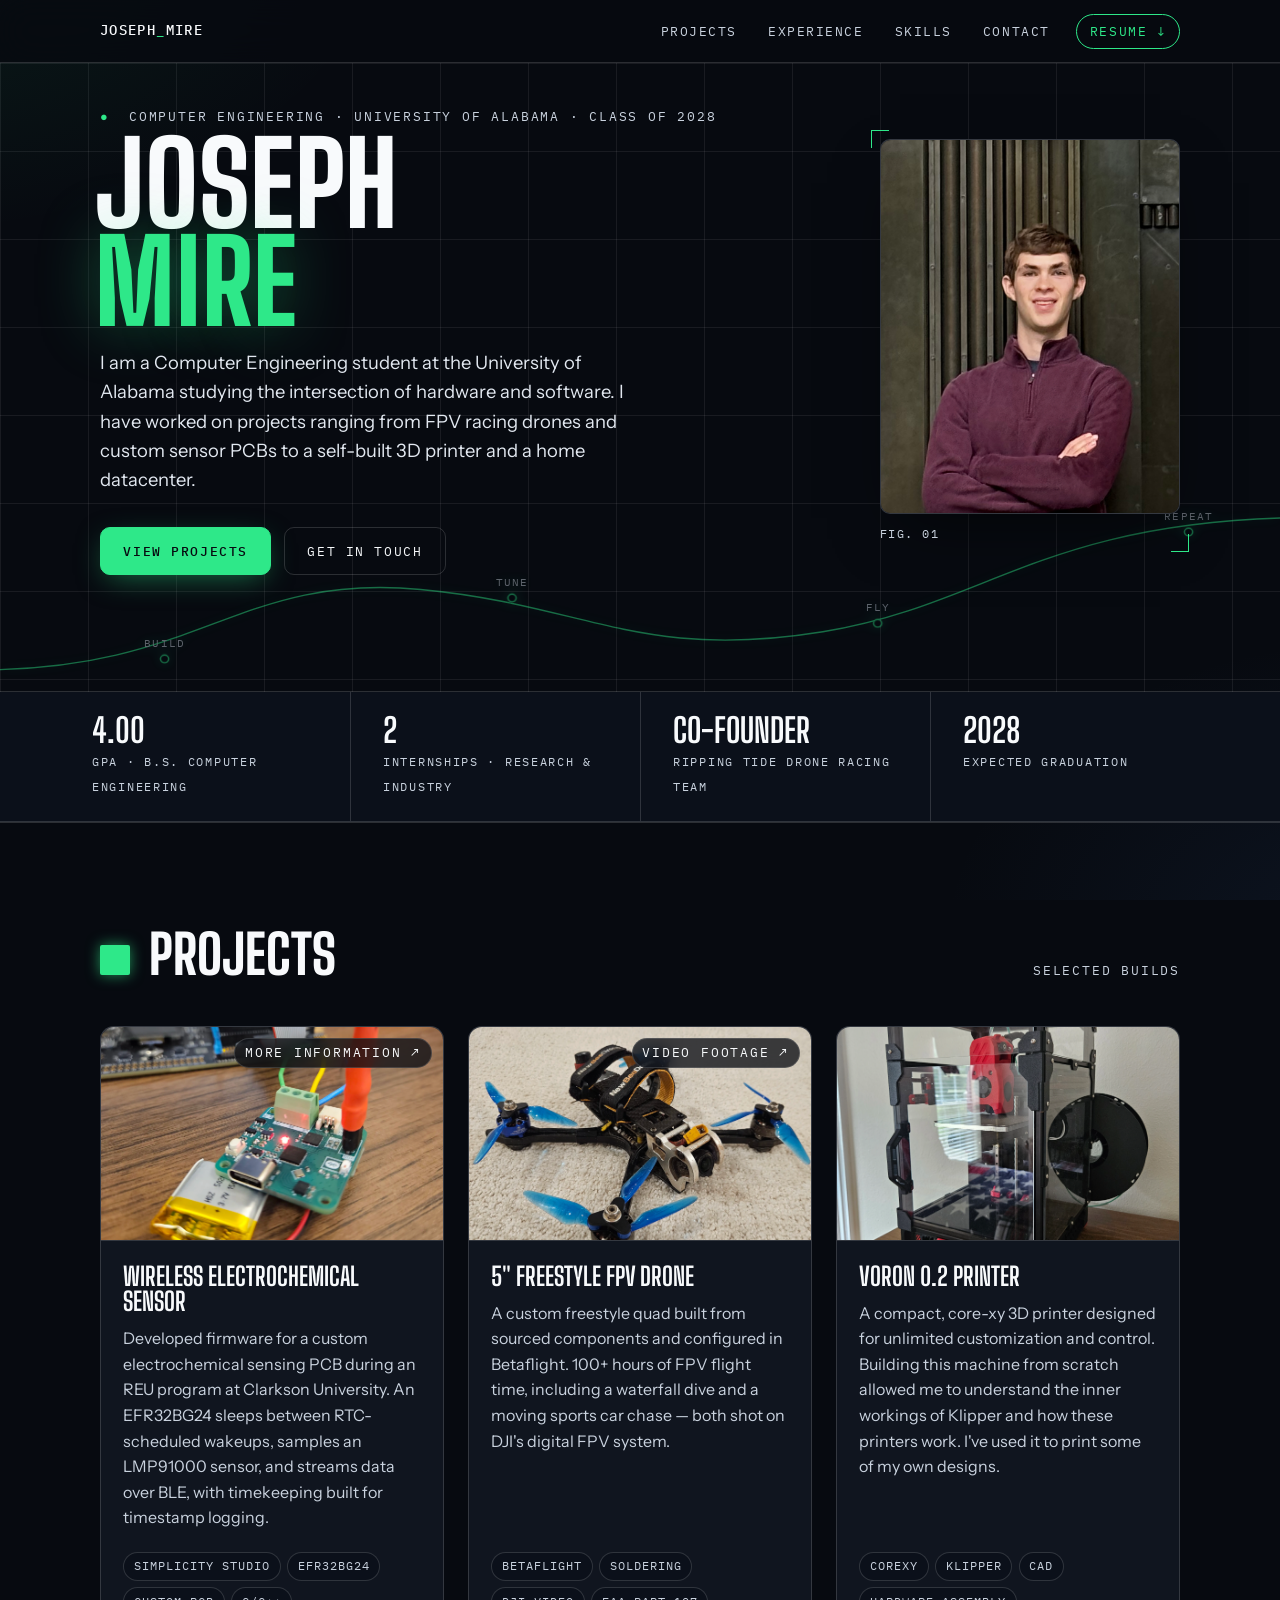
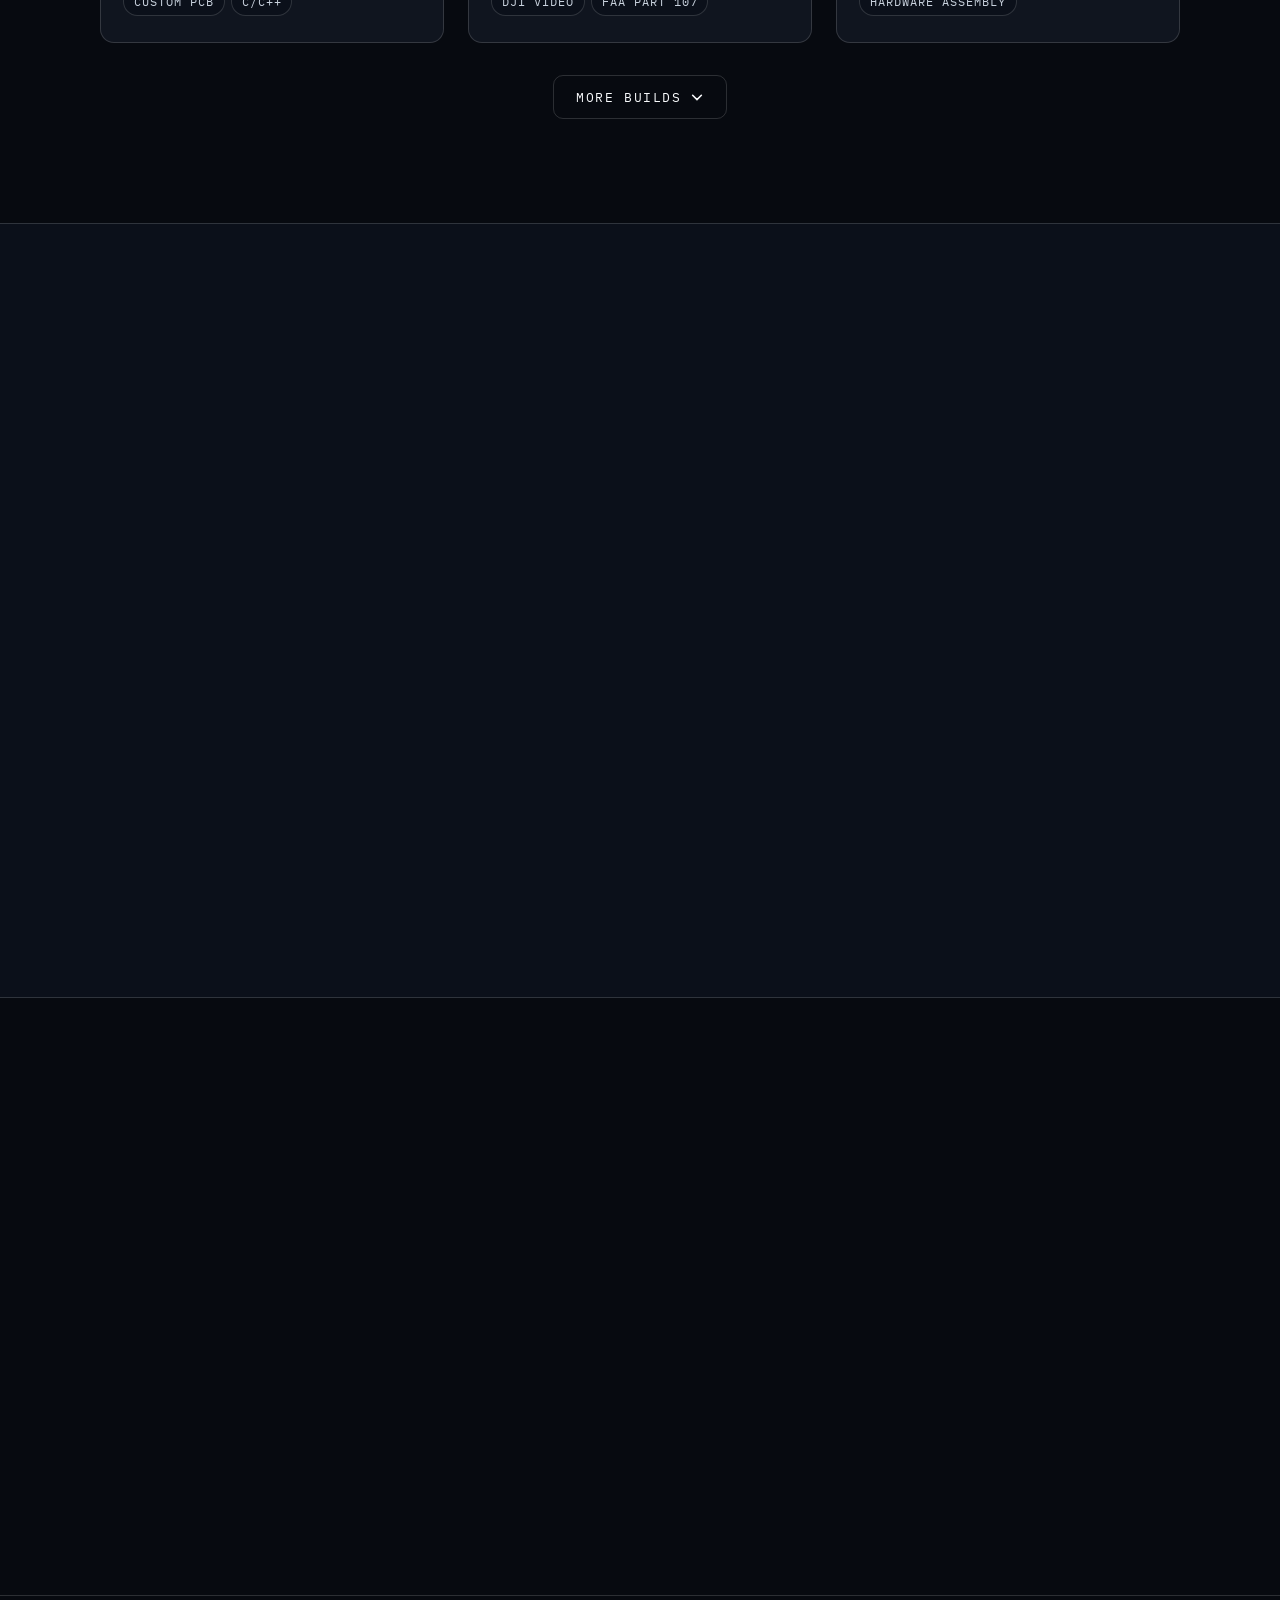
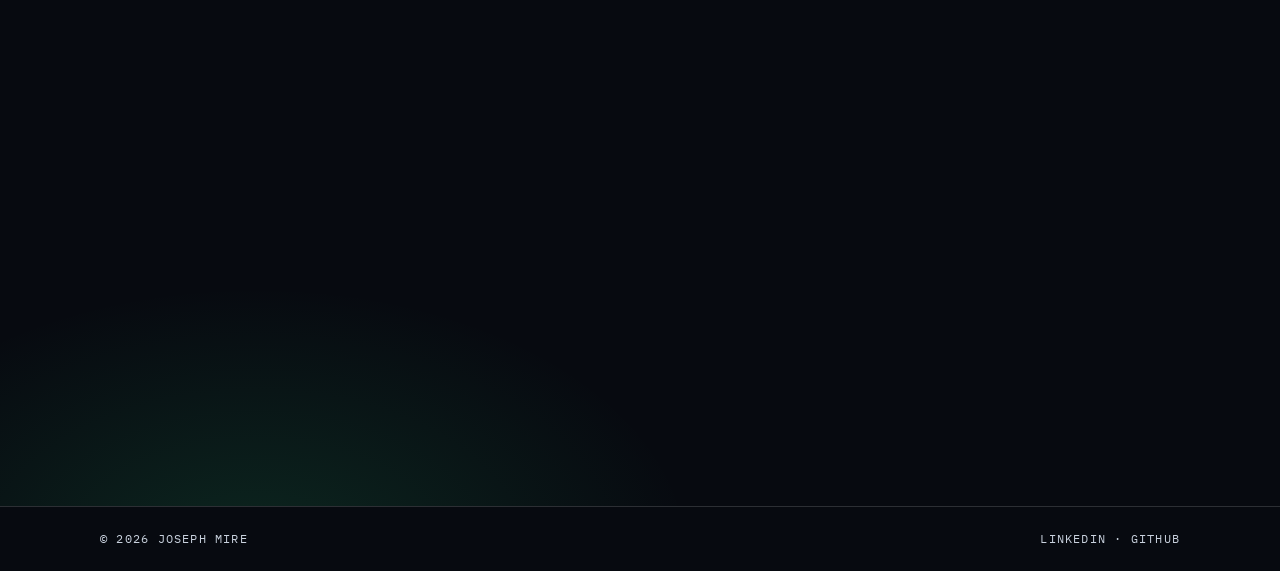
<file: index.html>
<!DOCTYPE html>
<html lang="en">
<head>
<meta charset="UTF-8" />
<meta name="viewport" content="width=device-width, initial-scale=1.0" />
<title>Joseph Mire</title>
<meta name="description" content="Joseph Mire — Computer Engineering student at the University of Alabama. FPV drones, embedded systems, and homelab infrastructure." />
<link rel="preconnect" href="https://fonts.googleapis.com">
<link rel="preconnect" href="https://fonts.gstatic.com" crossorigin>
<link href="https://fonts.googleapis.com/css2?family=Big+Shoulders+Display:wght@500;600;700;800&family=Instrument+Sans:ital,wght@0,400;0,500;0,600;1,400&family=IBM+Plex+Mono:wght@400;500&display=swap" rel="stylesheet">
<link rel="stylesheet" href="css/style.css" />
<link rel="icon" href="data:image/svg+xml,<svg xmlns=%22http://www.w3.org/2000/svg%22 viewBox=%220 0 100 100%22><rect width=%22100%22 height=%22100%22 rx=%2212%22 fill=%22%23181C20%22/><text y=%2270%22 x=%2250%22 font-family=%22Arial Narrow, sans-serif%22 font-weight=%22800%22 font-size=%2250%22 fill=%22%232EE889%22 text-anchor=%22middle%22>JM</text></svg>">
</head>
<body>

<!-- ── Nav ── -->
<header>
  <nav class="nav" aria-label="Main">
    <input type="checkbox" id="nav-toggle" aria-hidden="true" />
    <a class="brand" href="#top">JOSEPH<em>_</em>MIRE</a>
    <label class="nav-burger" for="nav-toggle" aria-label="Menu"><span></span></label>
    <ul class="nav-links">
      <li><a href="#projects">Projects</a></li>
      <li><a href="#experience">Experience</a></li>
      <li><a href="#skills">Skills</a></li>
      <li><a href="#contact">Contact</a></li>
      <li><a class="nav-cta" href="resume.pdf" download>Resume ↓</a></li>
    </ul>
  </nav>
</header>

<!-- ── Hero ── -->
<section class="hero" id="top">
  <div class="wrap hero-inner">
    <div>
      <p class="tag stage d1"><b>●</b>&nbsp; Computer Engineering · University of Alabama · Class of 2028</p>

      <!-- The name is the headline -->
      <h1>
        <span class="first stage d2">Joseph</span>
        <span class="last stage d3">Mire</span>
      </h1>

      <p class="lede stage d5">
        I am a Computer Engineering student at the University of Alabama studying 
        the intersection of hardware and software. I have worked on projects ranging from FPV racing drones
        and custom sensor PCBs to a self-built 3D printer and a home datacenter.
      </p>
      <div class="hero-btns stage d6">
        <a class="btn btn-solid" href="#projects">View projects</a>
        <a class="btn btn-ghost" href="#contact">Get in touch</a>
      </div>
    </div>

    <!-- Drop profile.jpg into images/ — the frame is already set up -->
    <figure class="plate">
      <img src="images/profile.jpg" alt="Joseph Mire" />
      <figcaption><span>fig. 01</span></figcaption>
    </figure>
  </div>

  <!-- signature: flight path draws itself on load -->
  <svg class="flight" viewBox="0 0 1400 260" preserveAspectRatio="none" aria-hidden="true">
    <path class="trace" d="M -20 235 C 220 235 260 120 460 140 C 640 158 700 225 900 190 C 1080 158 1140 60 1420 55" />
    <circle class="wp w1" cx="180" cy="222" r="4.5"/>
    <text class="w1" x="180" y="208" text-anchor="middle">BUILD</text>
    <circle class="wp w2" cx="560" cy="150" r="4.5"/>
    <text class="w2" x="560" y="136" text-anchor="middle">TUNE</text>
    <circle class="wp w3" cx="960" cy="180" r="4.5"/>
    <text class="w3" x="960" y="166" text-anchor="middle">FLY</text>
    <circle class="wp w4" cx="1300" cy="72" r="4.5"/>
    <text class="w4" x="1300" y="58" text-anchor="middle">REPEAT</text>
  </svg>
</section>

<!-- ── Spec strip ── -->
<div class="spec">
  <div class="spec-inner">
    <div class="spec-item reveal"><strong>4.00</strong><span>GPA · B.S. Computer Engineering</span></div>
    <div class="spec-item reveal"><strong>2</strong><span>Internships · Research &amp; Industry</span></div>
    <div class="spec-item reveal"><strong>Co-Founder</strong><span>Ripping Tide Drone Racing Team</span></div>
    <div class="spec-item reveal"><strong>2028</strong><span>Expected Graduation</span></div>
  </div>
</div>

<!-- ── Projects ── -->
<section class="projects" id="projects">
  <div class="wrap">
    <div class="sec-head reveal">
      <h2>Projects</h2>
      <p class="tag">Selected Builds</p>
    </div>
    <div class="proj-grid">

      <article class="proj reveal">
        <div class="proj-img">
          <a class="proj-link" href="projects/sensor.html"
            aria-label="View project overview, report, and poster">
            More Information ↗
          </a>
          <img src="images/potentiostat.webp" alt="Potentiostat PCB" />
        </div>
        <div class="proj-body">
          <h3>Wireless Electrochemical Sensor</h3>
          <p>
            Developed firmware for a custom electrochemical sensing PCB during an
            REU program at Clarkson University. An EFR32BG24 sleeps between RTC-scheduled wakeups, samples an
            LMP91000 sensor, and streams data over BLE, with timekeeping built for timestamp logging.
          </p>
          <div class="chips">
            <span class="chip">Simplicity Studio</span><span class="chip">EFR32BG24</span>
            <span class="chip">Custom PCB</span><span class="chip">C/C++</span>
          </div>
        </div>
      </article>

      <article class="proj reveal">
        <div class="proj-img">
          <a class="proj-link" href="https://youtu.be/SDRGi0zWlUs"
            target="_blank" rel="noopener" aria-label="View waterfall video">
            Video Footage ↗
          </a>
          <img src="images/drone.webp" alt="Custom 5-inch freestyle FPV drone" />
        </div>
        <div class="proj-body">
          <h3>5″ Freestyle FPV Drone</h3>
          <p>
            A custom freestyle quad built from sourced components and 
            configured in Betaflight. 100+ hours of FPV flight time, including a waterfall dive
            and a moving sports car chase — both shot on DJI's digital FPV system.
          </p>
          <div class="chips">
            <span class="chip">Betaflight</span><span class="chip">Soldering</span>
            <span class="chip">DJI Video</span><span class="chip">FAA Part 107</span>
          </div>
        </div>
      </article>

      <article class="proj reveal">
        <div class="proj-img">
          <img src="images/voron.webp" alt="Voron 0.2 3D printer" />
        </div>
        <div class="proj-body">
          <h3>Voron 0.2 Printer</h3>
          <p>
            A compact, core-xy 3D printer designed for unlimited customization and control. Building this machine from scratch allowed me to understand the inner workings of Klipper and how these printers work. I've used it to print some of my own designs.
          </p>
          <div class="chips">
            <span class="chip">CoreXY</span><span class="chip">Klipper</span>
            <span class="chip">CAD</span><span class="chip">Hardware Assembly</span>
          </div>
        </div>
      </article>

    </div>

    <div class="proj-more" id="more-projects">
      <div class="proj-more-inner">
        <div class="proj-grid">
          <!-- your extra project cards here, same <article class="proj reveal"> markup -->

          <article class="proj reveal">
            <div class="proj-img">
              <img src="images/proxmox.webp" alt="Proxmox homelab dashboard" />
            </div>
            <div class="proj-body">
              <h3>Proxmox Homelab</h3>
              <p>
                A bare-metal hypervisor server used to host various services including Immich, Home Assistant, and Twingate. Maintaining and configuring this server significantly increased my knowledge and interest in computer networking as well as the robust capabilities that these virtualized environments provide.
              </p>
              <div class="chips">
                <span class="chip">Proxmox VE</span><span class="chip">LXC</span>
                <span class="chip">Networking</span><span class="chip">Twingate</span><span class="chip">Cloudflared</span>
              </div>
            </div>
          </article>

          <article class="proj reveal">
            <div class="proj-img">
              <img src="images/race_drone.webp" alt="Race Drone" />
            </div>
            <div class="proj-body">
              <h3>Racing FPV Drone</h3>
              <p>
                A custom 5-inch racing quad engineered for the Collegiate Drone Racing Competition in Tulsa.
                Optimized for low-latency responsiveness using the HDZero video system and an advanced race tune.
              </p>
              <div class="chips">
                <span class="chip">FPV Racing</span><span class="chip">Soldering</span>
                <span class="chip">HDZero</span><span class="chip">FAA Part 107</span>
              </div>
            </div>
          </article>

        </div>
      </div>
    </div>

    <button class="btn btn-ghost more-btn" aria-expanded="false" aria-controls="more-projects">
      <span>More builds</span>
      <svg width="14" height="14" viewBox="0 0 16 16" fill="none" aria-hidden="true">
        <path d="M3 6l5 5 5-5" stroke="currentColor" stroke-width="1.8" stroke-linecap="round"/>
      </svg>
    </button>
  </div>
</section>

<!-- ── Experience ── -->
<section class="xp" id="experience">
  <div class="wrap">
    <div class="sec-head reveal">
      <h2>Experience</h2>
      <p class="tag">Research · leadership · work</p>
    </div>
    <div class="xp-grid">

      <div class="reveal">
        <h3>// Experience</h3>
        <div class="xp-item">
          <h4>REU Sensor Researcher — Clarkson University</h4>
          <p class="meta">May 2026 – Jul 2026</p>
          <p>Developed a power efficient firmware for a custom PCB featuring an LMP91000 sensor, as part of a Research Experience for
          Undergraduates program.</p>
        </div>
        <div class="xp-item">
          <h4>Athletics Security Intern — Andy Frain Services</h4>
          <p class="meta">Sept 2025 – Present</p>
          <p>Manage the access-control credential system for Bryant-Denny Stadium
          (100k+ capacity). Set up metal detectors and bike racks in anticipation of game day.</p>
        </div>
        <div class="xp-item">
          <h4>Drone Light Show Volunteer — Pixis Drones</h4>
          <p class="meta">Oct 2024</p>
          <p>Participated in calibrating, placing, and inserting batteries for 500 light-show drones.</p>
        </div>
      </div>

      <div class="reveal">
        <h3>// Leadership &amp; Education</h3>
        <div class="xp-item">
          <h4><a href="https://news.eng.ua.edu/2026/02/meet-the-styslinger-college-of-engineerings-newest-student-organizations/#attachment_11244" target="_blank" rel="noopener">Co-Founder — Ripping Tide Drone Racing ↗</a></h4>
          <p class="meta">Re-established 2025 · President 2025–26 · VP 2026–present</p>
          <p>Co-founded UA's official drone racing team to foster campus interest in FPV flight and engineering. Teach students how to build, program, and fly competitive drones while practicing efficient flying techniques.</p>
        </div>
        <div class="xp-item">
          <h4>B.S. Computer Engineering — University of Alabama</h4>
          <p class="meta">2024 – 2028 · GPA 4.00 · Minors: Math, CS</p>
          <p>Coursework: Digital Logic, Microcomputers, Electric Circuits</p>
        </div>
        <div class="xp-item">
          <h4>Saint Paul's School</h4>
          <p class="meta">2020 – 2024</p>
          <p>Valedictorian · National Merit Finalist</p>
        </div>
      </div>

    </div>
  </div>
</section>

<!-- ── Skills ── -->
<section id="skills">
  <div class="wrap">
    <div class="sec-head reveal">
      <h2>Skills</h2>
      <p class="tag">Hardware · software</p>
    </div>
    <div class="skills-grid reveal">
      <div class="skill-cell">
        <h3>// Programming</h3>
        <ul><li>Python</li><li>C++</li><li>Java</li><li>Arduino</li></ul>
      </div>
      <div class="skill-cell">
        <h3>// Drones &amp; Flight</h3>
        <ul><li>FAA Part 107</li><li>Betaflight</li><li>FPV Piloting</li><li>DJI Systems</li></ul>
      </div>
      <div class="skill-cell">
        <h3>// Electronics &amp; Fabrication</h3>
        <ul><li>Soldering</li><li>PCB Work</li><li>3D Printing</li><li>CAD</li></ul>
      </div>
      <div class="skill-cell">
        <h3>// Systems &amp; Infrastructure</h3>
        <ul><li>Proxmox VE</li><li>Linux</li><li>Networking</li><li>Home Assistant</li></ul>
      </div>
    </div>
  </div>
</section>

<!-- ── Contact ── -->
<section class="contact" id="contact">
  <div class="wrap reveal">
    <h2>Let's<br><span>connect.</span></h2>
    <p>Open to internships, research collaborations, and interesting
    conversations.</p>
    <div class="contact-row">
      <a class="btn btn-solid" href="mailto:jmmire@crimson.ua.edu">jmmire@crimson.ua.edu</a>
      <a class="btn btn-ghost" href="https://www.linkedin.com/in/joseph-mire/" target="_blank" rel="noopener">LinkedIn ↗</a>
      <a class="btn btn-ghost" href="https://github.com/jmmire1" target="_blank" rel="noopener">GitHub ↗</a>
    </div>
  </div>
</section>

<footer>
  <div class="wrap foot">
    <span>© 2026 Joseph Mire</span>
    <span><a href="https://www.linkedin.com/in/joseph-mire/" target="_blank" rel="noopener">LinkedIn</a> · <a href="https://github.com/jmmire1" target="_blank" rel="noopener">GitHub</a></span>
  </div>
</footer>

<script src="js/main.js"></script>
</body>
</html>
</file>
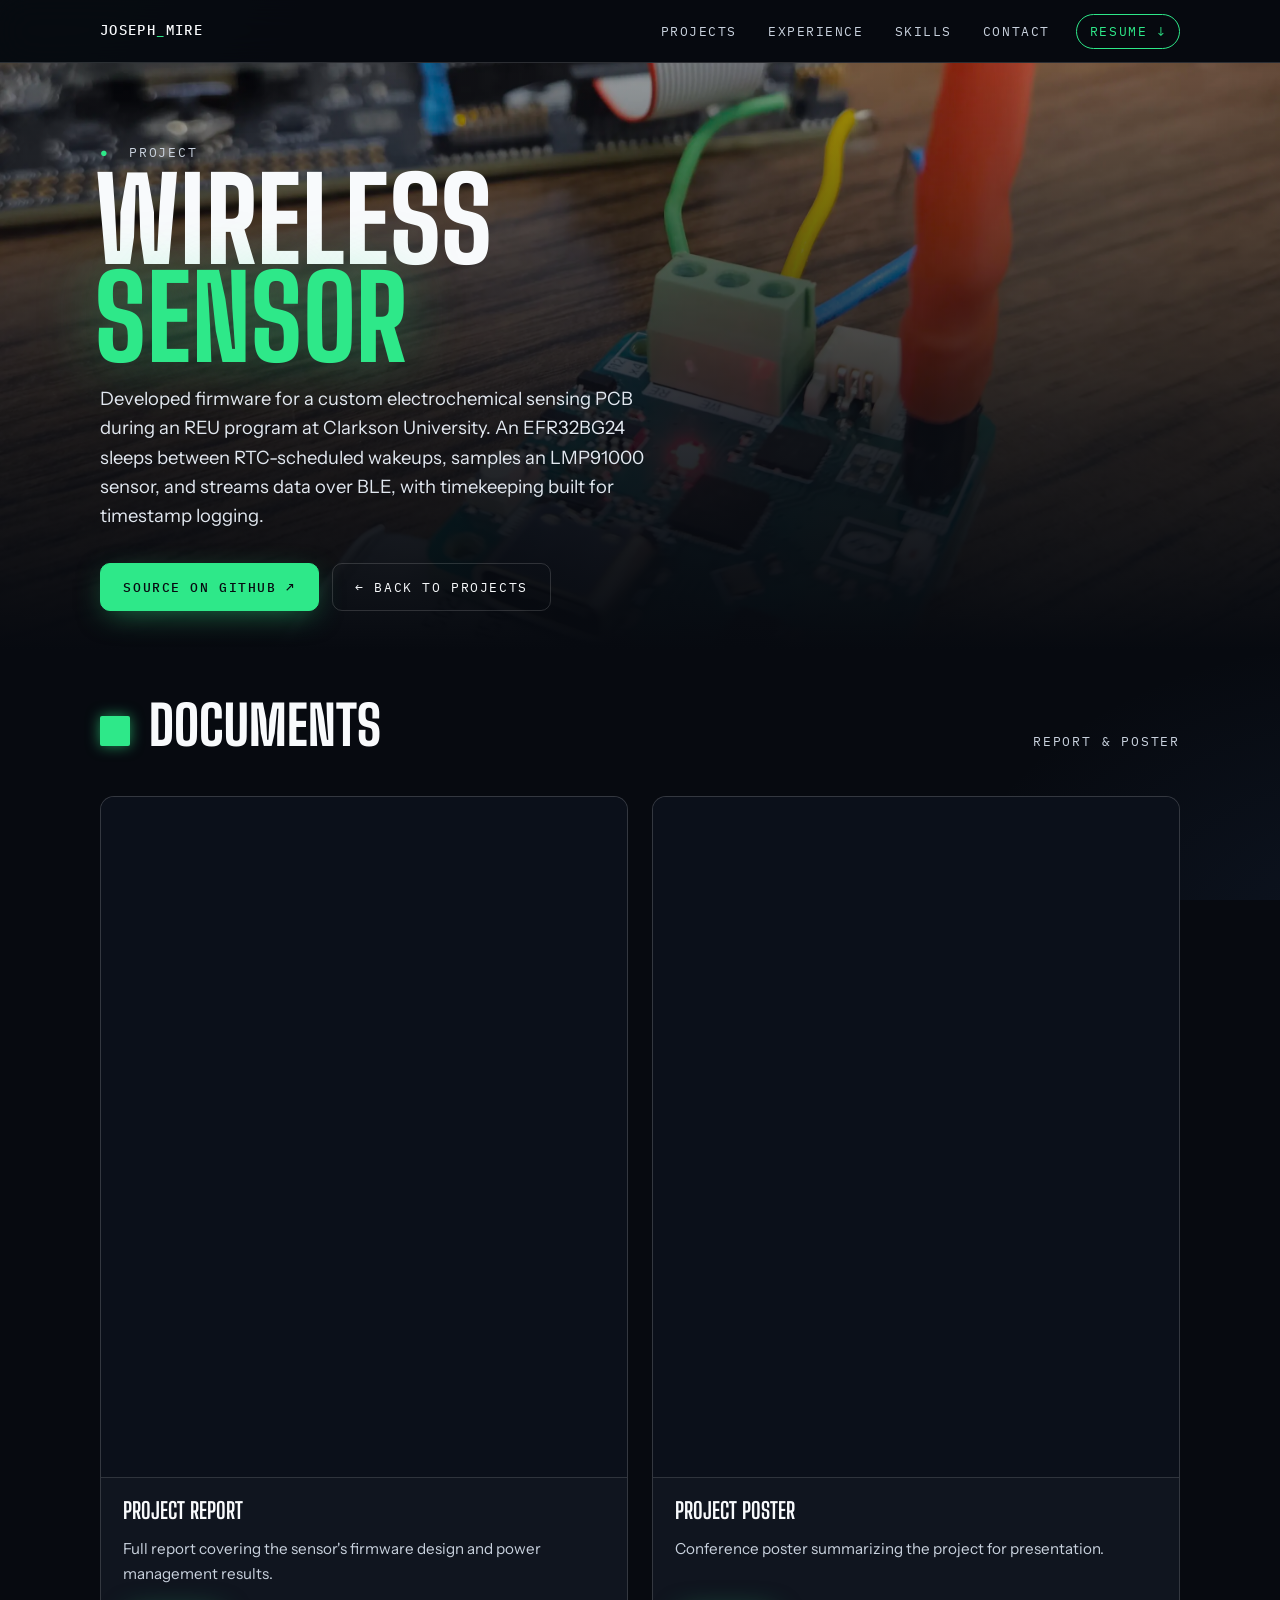
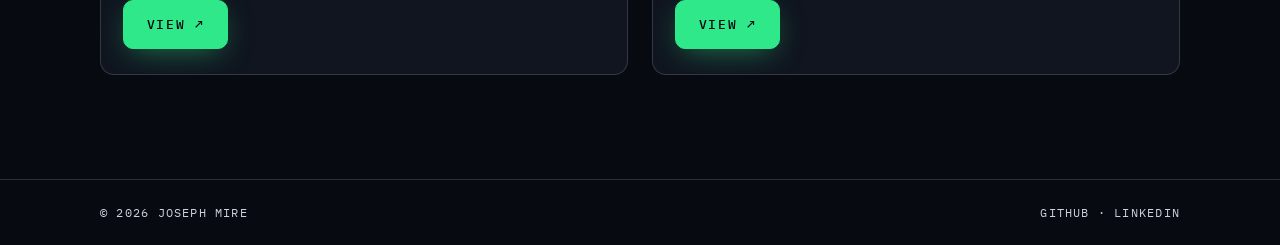
<file: projects/sensor.html>
<!DOCTYPE html>
<html lang="en">
<head>
<meta charset="UTF-8" />
<meta name="viewport" content="width=device-width, initial-scale=1.0" />
<title>Joseph Mire - Wireless Electrochemical Sensor</title>
<meta name="description" content="Wireless Electrochemical Sensor — firmware for a custom potentiostat PCB, developed during an REU program at Clarkson University." />
<link rel="preconnect" href="https://fonts.googleapis.com">
<link rel="preconnect" href="https://fonts.gstatic.com" crossorigin>
<link href="https://fonts.googleapis.com/css2?family=Big+Shoulders+Display:wght@500;600;700;800&family=Instrument+Sans:ital,wght@0,400;0,500;0,600;1,400&family=IBM+Plex+Mono:wght@400;500&display=swap" rel="stylesheet">
<link rel="stylesheet" href="../css/style.css" />
<link rel="icon" href="data:image/svg+xml,<svg xmlns=%22http://www.w3.org/2000/svg%22 viewBox=%220 0 100 100%22><rect width=%22100%22 height=%22100%22 rx=%2212%22 fill=%22%23181C20%22/><text y=%2270%22 x=%2250%22 font-family=%22Arial Narrow, sans-serif%22 font-weight=%22800%22 font-size=%2250%22 fill=%22%232EE889%22 text-anchor=%22middle%22>JM</text></svg>">
</head>
<body>

<!-- ── Nav ── -->
<header>
  <nav class="nav" aria-label="Main">
    <input type="checkbox" id="nav-toggle" aria-hidden="true" />
    <a class="brand" href="../index.html#top">JOSEPH<em>_</em>MIRE</a>
    <label class="nav-burger" for="nav-toggle" aria-label="Menu"><span></span></label>
    <ul class="nav-links">
      <li><a href="../index.html#projects">Projects</a></li>
      <li><a href="../index.html#experience">Experience</a></li>
      <li><a href="../index.html#skills">Skills</a></li>
      <li><a href="../index.html#contact">Contact</a></li>
      <li><a class="nav-cta" href="../resume.pdf" download>Resume ↓</a></li>
    </ul>
  </nav>
</header>

<!-- ── Project Hero ── -->
<section class="hero sensor-hero" id="top">
  <div class="wrap sensor-hero-inner">
    <p class="tag stage d1"><b>●</b>&nbsp; Project</p>
    <h1>
      <span class="first stage d2">Wireless</span>
      <span class="last stage d3">Sensor</span>
    </h1>
    <p class="lede stage d5">
      Developed firmware for a custom electrochemical sensing PCB during an REU program at Clarkson University. 
      An EFR32BG24 sleeps between RTC-scheduled wakeups, samples an LMP91000 sensor, and streams 
      data over BLE, with timekeeping built for timestamp logging.
    </p>
    <div class="hero-btns stage d6">
      <a class="btn btn-solid" href="https://github.com/sigmondkukla/lmp91000" target="_blank" rel="noopener">Source on GitHub ↗</a>
      <a class="btn btn-ghost" href="../index.html#projects">← Back to projects</a>
    </div>
  </div>
</section>

<!-- ── Documents ── -->
<section class="projects" id="documents">
  <div class="wrap">
    <div class="sec-head reveal">
      <h2>Documents</h2>
      <p class="tag">Report &amp; poster</p>
    </div>
    <div class="doc-grid">

      <article class="doc-card reveal">
        <iframe class="doc-frame" src="sensor/power_management_report.pdf" title="Project report preview"></iframe>
        <div class="doc-body">
          <h3>Project Report</h3>
          <p>Full report covering the sensor's firmware design and power management results.</p>
          <div class="doc-btns">
            <a class="btn btn-solid" href="sensor/power_management_report.pdf" target="_blank" rel="noopener">View ↗</a>
          </div>
        </div>
      </article>

      <article class="doc-card reveal">
        <iframe class="doc-frame" src="sensor/power_management_presentation.pdf" title="Project poster preview"></iframe>
        <div class="doc-body">
          <h3>Project Poster</h3>
          <p>Conference poster summarizing the project for presentation.</p>
          <div class="doc-btns">
            <a class="btn btn-solid" href="sensor/power_management_presentation.pdf" target="_blank" rel="noopener">View ↗</a>
          </div>
        </div>
      </article>

    </div>
  </div>
</section>

<!-- ── Footer ── -->
<footer>
  <div class="wrap foot">
    <span>© 2026 Joseph Mire</span>
    <span><a href="https://github.com/jmmire1" target="_blank" rel="noopener">GitHub</a> · <a href="https://www.linkedin.com/in/joseph-mire/" target="_blank" rel="noopener">LinkedIn</a></span>
  </div>
</footer>

<script src="../js/main.js"></script>
</body>
</html>
</file>
<file: css/style.css>
/* ============================================================
   JOSEPH MIRE — night-flight portfolio (green)
   Deep blue-black + flight-test orange · engineering telemetry
   Files:  index.html · css/style.css · js/main.js
   ============================================================ */
:root{
  --bg:#070A10;          /* deep night-sky blue-black */
  --bg-soft:#0B101A;
  --card:#10151F;
  --card-2:#141A26;
  --ink:#F8FAFC;          /* primary text */
  --ink-2:#E2E8F0;
  --muted:#C9D2DE;
  --line:rgba(255,255,255,.15);
  --line-soft:rgba(255,255,255,.07);
  --green:#2EE889;       /* signal green */
  --green-glow:rgba(46,232,137,.14);
  --green-soft:rgba(46,232,137,.08);
  --radius:10px;
  --display:'Big Shoulders Display','Arial Narrow',sans-serif;
  --body:'Instrument Sans',system-ui,sans-serif;
  --mono:'IBM Plex Mono','Courier New',monospace;
  --max:1160px;
  --ease:cubic-bezier(.22,.9,.3,1);
}
*,*::before,*::after{box-sizing:border-box;margin:0;padding:0}
html{scroll-behavior:smooth}
html,body{overflow-x:clip}
body{
  font-family:var(--body);
  color:var(--ink);
  line-height:1.6;
  -webkit-font-smoothing:antialiased;
  /* ambient glows: green status-light top-left, cool night bottom-right */
  background:
    radial-gradient(52rem 34rem at -8% -10%, rgba(46,232,137,.09), transparent 60%),
    radial-gradient(46rem 32rem at 108% 105%, rgba(56,96,160,.12), transparent 60%),
    var(--bg);
  background-attachment:fixed;
}
img{max-width:100%;display:block}
a{color:inherit;text-decoration:none}
::selection{background:var(--green);color:var(--bg)}

.wrap{max-width:var(--max);margin:0 auto;padding:0 clamp(1.1rem,4vw,2.5rem)}

/* mono utility label */
.tag{
  font-family:var(--mono);font-size:.8rem;letter-spacing:.14em;
  text-transform:uppercase;color:var(--muted);
}
.tag b{color:var(--green);font-weight:500}

/* ── Nav ─────────────────────────────────────────────────── */
header{
  position:sticky;top:0;z-index:50;
  background:rgba(7,10,16,.78);
  backdrop-filter:blur(16px);
  border-bottom:1px solid var(--line);
  animation:navDrop .7s var(--ease) both;
}
@keyframes navDrop{from{transform:translateY(-100%)}to{transform:translateY(0)}}
.nav{
  display:flex;align-items:center;justify-content:space-between;
  height:3.9rem;max-width:var(--max);margin:0 auto;
  padding:0 clamp(1.1rem,4vw,2.5rem);
}
.brand{font-family:var(--mono);font-size:.85rem;letter-spacing:.1em;font-weight:500;color:var(--ink)}
.brand em{font-style:normal;color:var(--green)}
.nav-links{display:flex;gap:.35rem;align-items:center;list-style:none}
.nav-links a{
  font-family:var(--mono);font-size:.8rem;letter-spacing:.12em;
  text-transform:uppercase;color:var(--muted);
  padding:.5rem .8rem;border-radius:999px;
  transition:color .2s,background .2s;
}
.nav-links a:hover{color:var(--ink);background:rgba(160,175,200,.14)}
.nav-cta{
  border:1px solid var(--green);color:var(--green)!important;
  border-radius:999px!important;margin-left:.5rem;
  transition:all .2s;
}
.nav-cta:hover{background:var(--green);color:var(--bg)!important;box-shadow:0 0 22px var(--green-glow)}
@media (max-width:680px){ .nav-links a:not(.nav-cta){display:none} }

/* ── Hero ────────────────────────────────────────────────── */
.hero{
  position:relative;overflow:hidden;
  border-bottom:1px solid var(--line);
  background:
    linear-gradient(var(--line-soft) 1px,transparent 1px) 0 0/100% 88px,
    linear-gradient(90deg,var(--line-soft) 1px,transparent 1px) 0 0/88px 100%;
}
.hero-inner{
  display:grid;grid-template-columns:minmax(0,1.3fr) minmax(0,.7fr);gap:3rem;
  align-items:center;
  padding-top:clamp(1.75rem,4vw,2.75rem);
  padding-bottom:clamp(4.5rem,9vw,7.5rem);
  position:relative;z-index:2;
}
.hero-inner>*{min-width:0}

/* THE NAME — the headline of the whole site */
.hero h1{
  font-family:var(--display);font-weight:800;
  font-size:clamp(3.2rem, 9vw, 7.5rem);
  line-height:.85;letter-spacing:.005em;text-transform:uppercase;
  margin:.5rem 0 0 -.04em;
}
.hero h1 .first{display:block;color:var(--ink)}
.hero h1 .last{
  display:block;color:var(--green);
  text-shadow:0 0 60px rgba(46,232,137,.35);
}

/* the tagline, demoted to a strong subhead */
.hero .role{
  margin-top:1.6rem;
  font-family:var(--display);font-weight:600;text-transform:uppercase;
  font-size:clamp(1.25rem,2.6vw,1.8rem);letter-spacing:.03em;line-height:1.15;
  color:var(--ink-2);
}
.hero .role em{font-style:normal;color:var(--green)}
.hero .lede{
  margin-top:1rem;max-width:34rem;color:var(--ink-2);
  font-size:clamp(1.05rem,1.5vw,1.15rem);
}
.hero .lede strong{font-weight:600;color:var(--ink)}
.hero-btns{display:flex;gap:.8rem;margin-top:2rem;flex-wrap:wrap}
.btn{
  font-family:var(--mono);font-size:.82rem;letter-spacing:.12em;text-transform:uppercase;
  padding:.8rem 1.4rem;border:1px solid var(--line);border-radius:var(--radius);
  display:inline-flex;align-items:center;gap:.5rem;color:var(--ink);
  transition:all .25s var(--ease);
}
.btn-solid{
  background:var(--green);border-color:var(--green);color:#070A10;font-weight:500;
  box-shadow:0 8px 30px -8px rgba(46,232,137,.5);
}
.btn-solid:hover{transform:translateY(-2px);box-shadow:0 14px 38px -8px rgba(46,232,137,.6)}
.btn-ghost:hover{border-color:var(--green);color:var(--green);background:var(--green-soft)}
button.btn{background:none;appearance:none;cursor:pointer}

/* staged line reveal on page load */
.stage{opacity:0;transform:translateY(26px);animation:stageUp .8s var(--ease) forwards}
@keyframes stageUp{to{opacity:1;transform:translateY(0)}}
.d1{animation-delay:.15s}.d2{animation-delay:.3s}.d3{animation-delay:.45s}
.d4{animation-delay:.6s}.d5{animation-delay:.75s}.d6{animation-delay:.9s}

/* photo plate with registration ticks */
.plate{
  position:relative;justify-self:end;width:min(300px,100%);
  opacity:0;animation:stageUp .9s var(--ease) .55s forwards;
}
.plate img{
  width:100%;aspect-ratio:4/5;object-fit:cover;
  border:1px solid var(--line);border-radius:var(--radius);
  
  background:var(--card);
  box-shadow:0 24px 60px -20px rgba(0,0,0,.6);
}
.plate::before,.plate::after{
  content:'';position:absolute;width:18px;height:18px;
  border:1px solid var(--green);
}
.plate::before{top:-9px;left:-9px;border-right:none;border-bottom:none}
.plate::after{bottom:-9px;right:-9px;border-left:none;border-top:none}
.plate figcaption{
  margin-top:.6rem;font-family:var(--mono);font-size:.76rem;
  letter-spacing:.12em;color:var(--muted);text-transform:uppercase;
  display:flex;justify-content:space-between;
}
@media (max-width:840px){
  .hero-inner{grid-template-columns:1fr}
  .plate{justify-self:start}
}

/* flight path — the signature, now glowing */
.flight {
  position: absolute;
  inset: auto 0 0 0;
  height: clamp(140px, 25vw, 220px); /* prevents it from growing vertically into the text blocks */
  width: 100%;
  z-index: 0;                        /* forces it behind the buttons, text, and photo frame */
  pointer-events: none;
  filter: drop-shadow(0 0 6px rgba(46,232,137,.35));
  opacity: 0.45;                      /* slightly lowered to step into the background neatly */
}
.flight path{
  fill:none;stroke:var(--green);stroke-width:1.6;
  stroke-dasharray:6 7;
}
.flight .trace{
  stroke-dasharray:2400;stroke-dashoffset:2400;
  animation:draw 2.6s var(--ease) .9s forwards;
}
@keyframes draw{to{stroke-dashoffset:0}}
.flight .wp{fill:var(--bg);stroke:var(--green);stroke-width:1.6;
  opacity:0;animation:pop .4s var(--ease) forwards}
.flight text{
  font-family:var(--mono);font-size:11.5px;letter-spacing:2px;fill:var(--muted);
  opacity:0;animation:pop .4s var(--ease) forwards;
}
@keyframes pop{to{opacity:1}}
.w1{animation-delay:1.5s}.w2{animation-delay:2.1s}.w3{animation-delay:2.7s}.w4{animation-delay:3.2s}

/* ── Spec strip ──────────────────────────────────────────── */
.spec{
  border-bottom:1px solid var(--line);background:var(--bg-soft);
}
.spec-inner{
  display:grid;grid-template-columns:repeat(4,minmax(0,1fr));
  max-width:var(--max);margin:0 auto;
}
.spec-item{
  padding:1.4rem clamp(1.1rem,3vw,2rem);
  border-left:1px solid var(--line);
}
.spec-item:first-child{border-left:none}
.spec-item strong{
  display:block;font-family:var(--display);font-weight:700;
  font-size:clamp(1.5rem,3vw,2.1rem);line-height:1;text-transform:uppercase;
  color:var(--ink);
}
.spec-item span{font-family:var(--mono);font-size:.76rem;letter-spacing:.14em;
  text-transform:uppercase;color:var(--muted)}
@media (max-width:720px){
  .spec-inner{grid-template-columns:repeat(2,minmax(0,1fr))}
  .spec-item:nth-child(3){border-left:none}
  .spec-item:nth-child(n+3){border-top:1px solid var(--line)}
}

/* ── Sections ────────────────────────────────────────────── */
section{padding:clamp(4rem,9vw,6.5rem) 0}
.sec-head{
  display:flex;align-items:baseline;justify-content:space-between;
  gap:1rem;margin-bottom:2.75rem;flex-wrap:wrap;
}
.sec-head h2{
  font-family:var(--display);font-weight:800;text-transform:uppercase;
  font-size:clamp(2.2rem,5vw,3.4rem);line-height:1;color:var(--ink);
}
.sec-head h2::before{
  content:'';display:inline-block;width:.55em;height:.55em;
  background:var(--green);margin-right:.35em;border-radius:2px;
  box-shadow:0 0 14px rgba(46,232,137,.6);
}

/* projects */
.projects{border-top:1px solid var(--line)}
.proj-grid{display:grid;grid-template-columns:repeat(3,minmax(0,1fr));gap:1.5rem}
@media (max-width:900px){.proj-grid{grid-template-columns:1fr}}
.proj{
  border:1px solid var(--line);background:var(--card);
  border-radius:calc(var(--radius) + 4px);overflow:hidden;
  display:flex;flex-direction:column;
  transition:border-color .25s,transform .25s var(--ease),box-shadow .25s;
}
.proj:hover{
  border-color:rgba(46,232,137,.55);transform:translateY(-4px);
  box-shadow:0 20px 50px -20px rgba(0,0,0,.7),0 0 30px -6px var(--green-glow);
}
.proj-img{position:relative;overflow:hidden;border-bottom:1px solid var(--line)}
.proj-img img{
  aspect-ratio:16/10;object-fit:cover;width:100%;
  filter:none;transition:transform .5s var(--ease),filter .5s;
}
.proj:hover .proj-img img{transform:scale(1.04)}
.proj-img .tag{
  position:absolute;top:.7rem;left:.7rem;background:rgba(7,10,16,.75);
  backdrop-filter:blur(8px);border:1px solid var(--line);
  padding:.25rem .6rem;color:var(--ink);border-radius:999px;
}
.proj-link{
  position:absolute;top:.7rem;right:.7rem;z-index:2;
  font-family:var(--mono);font-size:.8rem;letter-spacing:.14em;
  text-transform:uppercase;
  background:rgba(7,10,16,.75);backdrop-filter:blur(8px);
  border:1px solid var(--line);border-radius:999px;
  padding:.25rem .6rem;color:var(--ink);
  transition:border-color .2s,color .2s;
}
.proj-link:hover{border-color:var(--green);color:var(--green)}
.proj-body{padding:1.4rem 1.4rem 1.6rem;display:flex;flex-direction:column;gap:.7rem;flex:1}
.proj h3{font-family:var(--display);font-weight:700;font-size:1.6rem;text-transform:uppercase;line-height:1;color:var(--ink)}
.proj p{color:var(--muted);font-size:1rem}
.chips{display:flex;flex-wrap:wrap;gap:.4rem;margin-top:auto;padding-top:.6rem}
.chip{
  font-family:var(--mono);font-size:.78rem;letter-spacing:.08em;text-transform:uppercase;
  border:1px solid var(--line);padding:.22rem .6rem;color:var(--muted);
  background:var(--bg-soft);border-radius:999px;
}
.proj-more{
  display:grid;grid-template-rows:0fr;
  transition:grid-template-rows .6s var(--ease);
}
.proj-more-inner{overflow:hidden;min-width:0}
.proj-more .proj-grid{margin-top:1.5rem}
.proj-more.open{grid-template-rows:1fr}

.more-btn{margin:2rem auto 0;display:flex}
.more-btn svg{transition:transform .45s var(--ease)}
.more-btn[aria-expanded="true"] svg{transform:rotate(180deg)}

/* experience */
.xp{background:var(--bg-soft);border-top:1px solid var(--line);border-bottom:1px solid var(--line)}
.xp-grid{display:grid;grid-template-columns:minmax(0,1fr) minmax(0,1fr);gap:clamp(2rem,5vw,4rem)}
@media (max-width:840px){.xp-grid{grid-template-columns:1fr}}
.xp h3{
  font-family:var(--mono);font-size:.8rem;letter-spacing:.16em;text-transform:uppercase;
  color:var(--green);margin-bottom:1.6rem;
}
.xp-item{
  position:relative;padding:0 0 1.8rem 1.6rem;
  border-left:1px solid var(--line);
}
.xp-item:last-child{padding-bottom:0}
.xp-item::before{
  content:'';position:absolute;left:-4.5px;top:.45rem;
  width:8px;height:8px;background:var(--green);border-radius:2px;
  box-shadow:0 0 10px rgba(46,232,137,.7);
}
.xp-item h4{font-weight:600;font-size:1.06rem;line-height:1.35;color:var(--ink)}
.xp-item h4 a{transition:color .2s var(--ease)}
.xp-item h4 a:hover,.xp-item h4 a:focus-visible{color:var(--green);text-decoration:underline;text-underline-offset:3px}
.xp-item .meta{font-family:var(--mono);font-size:.78rem;letter-spacing:.1em;
  text-transform:uppercase;color:var(--muted);margin:.25rem 0 .45rem}
.xp-item p{color:var(--ink-2);font-size:.98rem;max-width:32rem}

/* skills */
.skills-grid{
  display:grid;grid-template-columns:repeat(2,minmax(0,1fr));gap:1px;
  background:var(--line);border:1px solid var(--line);
  border-radius:calc(var(--radius) + 4px);overflow:hidden;
}
@media (max-width:720px){.skills-grid{grid-template-columns:1fr}}
.skill-cell{background:var(--card);padding:1.6rem 1.6rem 1.8rem}
.skill-cell h3{
  font-family:var(--mono);font-size:.8rem;letter-spacing:.16em;
  text-transform:uppercase;color:var(--green);margin-bottom:.9rem;
}
.skill-cell ul{list-style:none;display:flex;flex-wrap:wrap;gap:.45rem .5rem}
.skill-cell li{
  font-family:var(--mono);font-size:.84rem;letter-spacing:.05em;
  border:1px solid var(--line);padding:.32rem .75rem;color:var(--ink-2);
  border-radius:999px;background:var(--bg-soft);
  transition:all .2s;
}
.skill-cell li:hover{border-color:var(--green);color:var(--green);background:var(--green-soft)}

/* contact — glow panel */
.contact{border-top:1px solid var(--line);position:relative;overflow:hidden}
.contact::before{
  content:'';position:absolute;inset:0;pointer-events:none;
  background:radial-gradient(42rem 26rem at 20% 110%, rgba(46,232,137,.13), transparent 65%);
}
.contact .wrap{position:relative}
.contact h2{
  font-family:var(--display);font-weight:800;text-transform:uppercase;
  font-size:clamp(2.8rem,8vw,5.4rem);line-height:.95;margin:.6rem 0 1.2rem;color:var(--ink);
}
.contact h2 span{color:var(--green);text-shadow:0 0 50px rgba(46,232,137,.4)}
.contact p{color:var(--muted);max-width:36rem}
.contact-row{display:flex;gap:.8rem;flex-wrap:wrap;margin-top:2.2rem}

footer{
  color:var(--muted);
  border-top:1px solid var(--line);
  font-family:var(--mono);font-size:.76rem;letter-spacing:.1em;text-transform:uppercase;
}
.foot{display:flex;justify-content:space-between;gap:1rem;flex-wrap:wrap;padding-top:1.4rem;padding-bottom:1.4rem;}
footer a{transition:color .2s}
footer a:hover{color:var(--green)}

/* scroll reveal */
.reveal{opacity:0;transform:translateY(22px);transition:opacity .7s var(--ease),transform .7s var(--ease)}
.reveal.in{opacity:1;transform:none}

/* reduced motion */
@media (prefers-reduced-motion:reduce){
  *,*::before,*::after{animation:none!important;transition:none!important}
  .stage,.plate,.reveal{opacity:1!important;transform:none!important}
  .flight .trace{stroke-dashoffset:0}
  .flight .wp,.flight text{opacity:1}
  html{scroll-behavior:auto}
}

/* ── Mobile overhaul ─────────────────────────────────────── */
#nav-toggle{display:none}
.nav-burger{display:none;cursor:pointer;padding:.6rem;margin-left:auto}
.nav-burger span,.nav-burger span::before,.nav-burger span::after{
  display:block;width:22px;height:2px;background:var(--green);border-radius:2px;
}
.nav-burger span::before{content:'';margin-top:-7px;position:relative;top:-5px}
.nav-burger span::after{content:'';position:relative;top:3px}


@media (max-width:680px){
  /* clear side margins on small screens */
  .wrap,.nav{padding-left:1.4rem;padding-right:1.4rem}
  .spec-inner{padding:0 .4rem}
  .nav-links{padding-left:1.4rem;padding-right:1.4rem}

  /* full nav menu via hamburger instead of hiding links */
  .nav{position:relative}
  .nav-burger{display:block}
  .nav-links{
    display:none;flex-direction:column;align-items:stretch;gap:0;
    position:absolute;top:3.9rem;left:0;right:0;
    background:rgba(7,10,16,.97);backdrop-filter:blur(16px);
    border-bottom:1px solid var(--line);padding:.5rem 1.1rem 1rem;
  }
  #nav-toggle:checked ~ .nav-links{display:flex}
  .nav-links a:not(.nav-cta){display:block!important;padding:.9rem .4rem;
    border-radius:0;border-bottom:1px solid var(--line-soft);font-size:.95rem}
  .nav-cta{margin:1rem 0 0;text-align:center;padding:.8rem}

  /* hero: tighter, no squished flight path labels */
  .hero-inner{padding:1.5rem 1.4rem 3rem;gap:2rem}
  .hero h1{
    font-family:var(--display);font-weight:800;
    font-size:clamp(3.8rem, 12vw, 11.5rem); /* Lowered the mid-range scaling slightly */
    line-height:.85;letter-spacing:.005em;text-transform:uppercase;
    margin:.5rem 0 0 -.04em;
  }
  .flight{height:22%;opacity:.65}
  .flight text{display:none}
  .plate{width:100%;max-width:320px;margin:0 auto;justify-self:center}
  .plate img{aspect-ratio:1/1}
  .hero-btns .btn{flex:1;justify-content:center}

  /* comfier tap targets & spacing */
  section{padding:3.25rem 0}
  .sec-head{margin-bottom:1.8rem}
  .spec-item{padding:1.1rem 1rem}
  .skill-cell{padding:1.3rem 1.2rem 1.5rem}
  .contact-row{flex-direction:column}
  .contact-row .btn{justify-content:center;padding:1rem}
  .foot{justify-content:center;text-align:center}
}

/* hero manages its own spacing — don't stack generic section padding on it */
section.hero{padding:0}

/* ── Project sub-pages: document preview cards ──────────────── */
.doc-grid{display:grid;grid-template-columns:repeat(2,minmax(0,1fr));gap:1.5rem}
@media (max-width:840px){.doc-grid{grid-template-columns:1fr}}
.doc-card{
  border:1px solid var(--line);background:var(--card);
  border-radius:calc(var(--radius) + 4px);overflow:hidden;
  display:flex;flex-direction:column;
  transition:border-color .25s,transform .25s var(--ease),box-shadow .25s;
}
.doc-card:hover{
  border-color:rgba(46,232,137,.55);transform:translateY(-4px);
  box-shadow:0 20px 50px -20px rgba(0,0,0,.7),0 0 30px -6px var(--green-glow);
}
.doc-frame{
  aspect-ratio:8.5/11;width:100%;border:none;border-bottom:1px solid var(--line);
  background:var(--bg-soft);
}
.doc-body{padding:1.4rem 1.4rem 1.6rem;display:flex;flex-direction:column;gap:.9rem;flex:1}
.doc-body h3{font-family:var(--display);font-weight:700;font-size:1.4rem;text-transform:uppercase;line-height:1;color:var(--ink)}
.doc-body p{color:var(--muted);font-size:.95rem}
.doc-btns{display:flex;gap:.7rem;margin-top:auto;flex-wrap:wrap}
.overview-list{display:flex;flex-direction:column;gap:1rem;max-width:44rem}
.overview-list li{color:var(--ink-2);font-size:1.02rem;padding-left:1.2rem;position:relative}
.overview-list li::before{
  content:'';position:absolute;left:0;top:.55em;width:6px;height:6px;
  background:var(--green);border-radius:2px;box-shadow:0 0 10px rgba(46,232,137,.7);
}

/* project hero — potentiostat PCB as a background plate (sensor.html) */
.sensor-hero{
  border-bottom:none;
  background:
    linear-gradient(180deg, rgba(7,10,16,.35) 0%, rgba(7,10,16,.85) 62%, var(--bg) 100%),
    url('../images/potentiostat.webp') center 38%/cover no-repeat;
}
.sensor-hero-inner{
  position:relative;z-index:2;
  min-height:50vh;
  display:flex;flex-direction:column;justify-content:flex-end;
  padding-top:clamp(3rem,7vw,5rem);
  padding-bottom:clamp(1.5rem,3vw,2.5rem);
}
#documents{padding-top:clamp(2rem,4vw,3rem);border-top:none}
</file>
